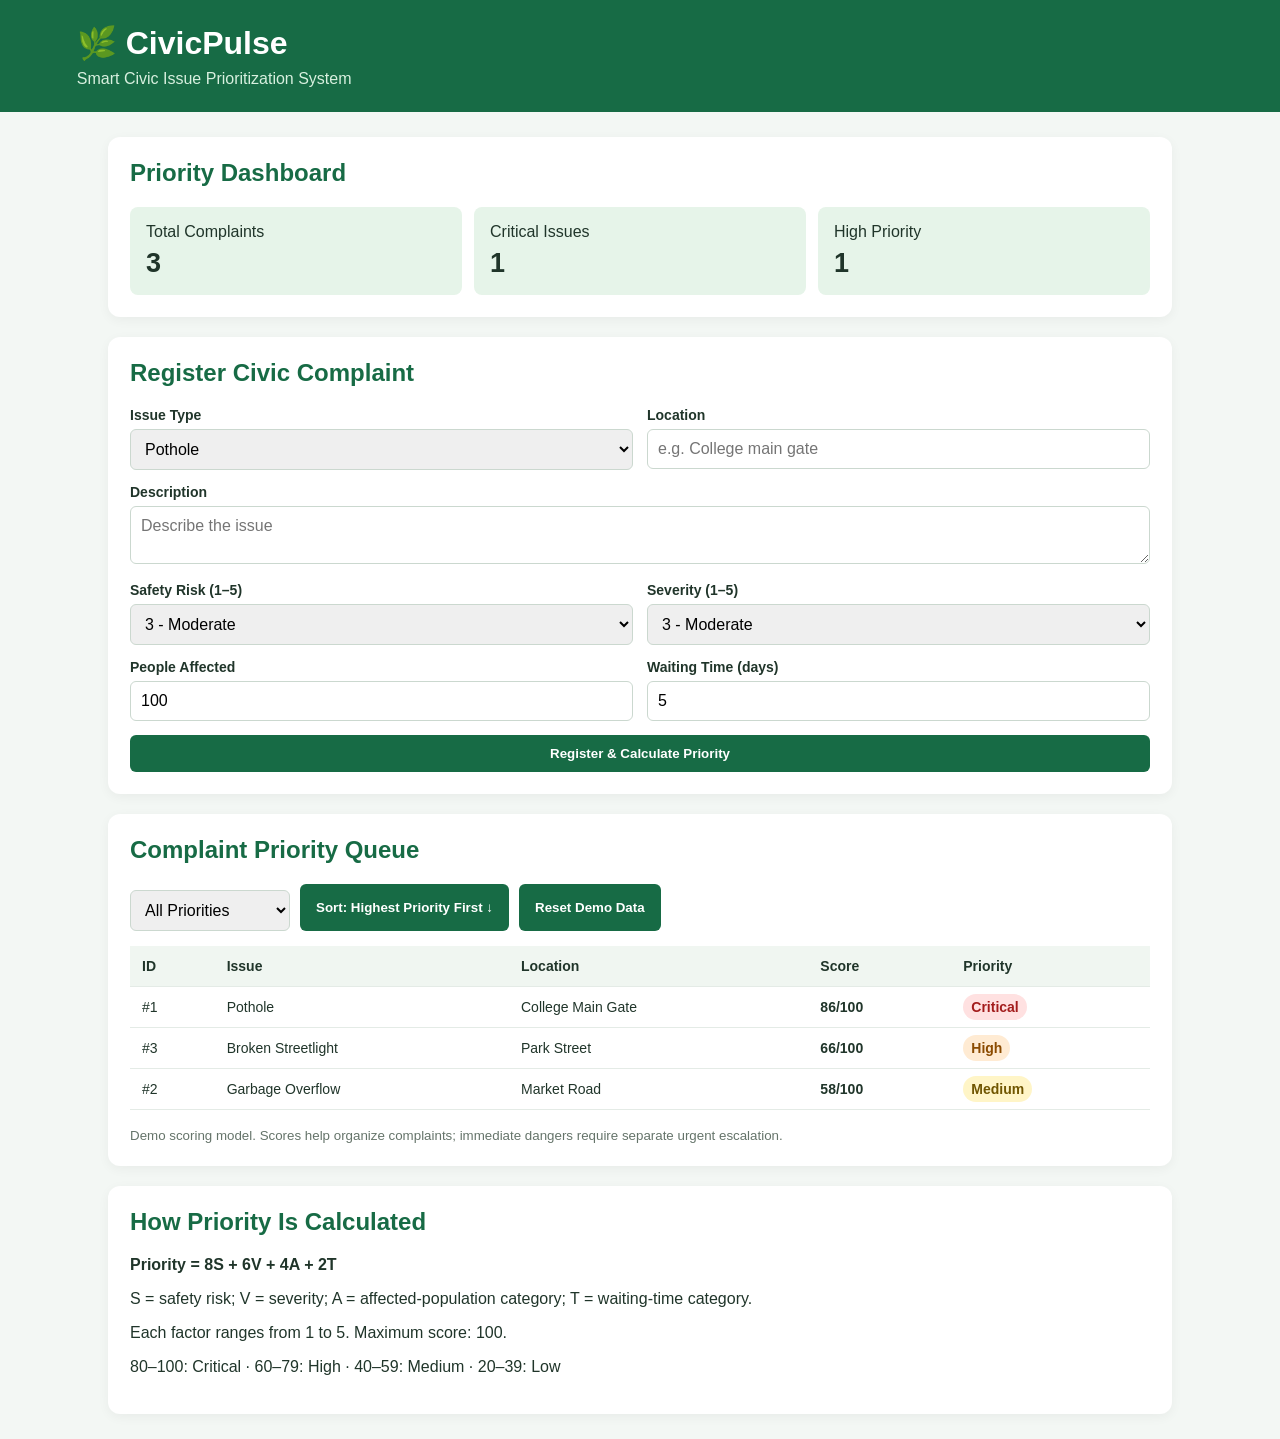
<file: backened/priority-module.html>
<!DOCTYPE html>
<html lang="en">
<head>
<meta charset="UTF-8">
<meta name="viewport" content="width=device-width, initial-scale=1.0">
<title>CivicPulse | Priority Management</title>
<style>
*{box-sizing:border-box}
body{margin:0;font-family:Arial,sans-serif;background:#f3f7f4;color:#20352a}
header{background:#176b45;color:white;padding:24px 6%}
header h1{margin:0 0 8px}
header p{margin:0;color:#d8f0df}
main{max-width:1100px;margin:25px auto;padding:0 18px}
.panel{background:white;padding:22px;border-radius:12px;margin-bottom:20px;box-shadow:0 3px 12px #0000000c}
h2{margin-top:0;color:#176b45}
form,.fields{display:grid;grid-template-columns:repeat(2,minmax(0,1fr));gap:14px}
label{font-size:14px;font-weight:bold;display:block}
input,select,textarea{width:100%;padding:10px;margin-top:6px;border:1px solid #cbd8cf;border-radius:6px;font:inherit}
textarea{resize:vertical}
button{background:#176b45;color:white;border:0;padding:11px 16px;border-radius:6px;cursor:pointer;font-weight:bold}
button:hover{background:#105536}
.full{grid-column:1/-1}
.stats{display:grid;grid-template-columns:repeat(3,1fr);gap:12px}
.stat{background:#e6f4e9;padding:16px;border-radius:8px}
.stat strong{font-size:27px;display:block;margin-top:7px}
.table-wrap{overflow-x:auto}
table{border-collapse:collapse;width:100%;min-width:700px}
th,td{text-align:left;padding:12px;border-bottom:1px solid #e4ebe6;font-size:14px}
th{background:#f0f6f1}
.pill{font-weight:bold;padding:5px 8px;border-radius:20px;background:#e5eee7}
.Critical{background:#ffe1e1;color:#a31c1c}
.High{background:#ffebd3;color:#8b4b00}
.Medium{background:#fff5c7;color:#705600}
.Low{background:#dff4e4;color:#176b45}
.tools{display:flex;gap:10px;flex-wrap:wrap;margin-bottom:15px}
.tools select{width:auto;min-width:160px}
small{color:#65746a}
@media(max-width:600px){form,.fields{grid-template-columns:1fr}.stats{grid-template-columns:1fr}.full{grid-column:auto}}
</style>
</head>
<body>
<header>
  <h1>🌿 CivicPulse</h1>
  <p>Smart Civic Issue Prioritization System</p>
</header>

<main>
<section class="panel">
  <h2>Priority Dashboard</h2>
  <div class="stats">
    <div class="stat">Total Complaints<strong id="total">0</strong></div>
    <div class="stat">Critical Issues<strong id="critical">0</strong></div>
    <div class="stat">High Priority<strong id="high">0</strong></div>
  </div>
</section>

<section class="panel">
  <h2>Register Civic Complaint</h2>
  <form id="complaintForm">
    <div>
      <label>Issue Type</label>
      <select id="type" required>
        <option>Pothole</option>
        <option>Garbage Overflow</option>
        <option>Broken Streetlight</option>
        <option>Water Leakage</option>
        <option>Damaged Footpath</option>
      </select>
    </div>
    <div>
      <label>Location</label>
      <input id="location" placeholder="e.g. College main gate" required>
    </div>
    <div class="full">
      <label>Description</label>
      <textarea id="description" placeholder="Describe the issue" required></textarea>
    </div>
    <div>
      <label>Safety Risk (1–5)</label>
      <select id="safety">
        <option value="1">1 - Very low</option>
        <option value="2">2 - Low</option>
        <option value="3" selected>3 - Moderate</option>
        <option value="4">4 - Serious</option>
        <option value="5">5 - Severe</option>
      </select>
    </div>
    <div>
      <label>Severity (1–5)</label>
      <select id="severity">
        <option value="1">1 - Very minor</option>
        <option value="2">2 - Minor</option>
        <option value="3" selected>3 - Moderate</option>
        <option value="4">4 - Major</option>
        <option value="5">5 - Critical</option>
      </select>
    </div>
    <div>
      <label>People Affected</label>
      <input id="people" type="number" min="0" value="100" required>
    </div>
    <div>
      <label>Waiting Time (days)</label>
      <input id="days" type="number" min="0" value="5" required>
    </div>
    <button class="full" type="submit">Register & Calculate Priority</button>
  </form>
</section>

<section class="panel">
  <h2>Complaint Priority Queue</h2>
  <div class="tools">
    <select id="filter">
      <option value="All">All Priorities</option>
      <option>Critical</option>
      <option>High</option>
      <option>Medium</option>
      <option>Low</option>
    </select>
    <button id="sort">Sort: Highest Priority First ↓</button>
    <button id="reset" type="button">Reset Demo Data</button>
  </div>
  <div class="table-wrap">
    <table>
      <thead><tr>
        <th>ID</th><th>Issue</th><th>Location</th>
        <th>Score</th><th>Priority</th>
      </tr></thead>
      <tbody id="rows"></tbody>
    </table>
  </div>
  <p id="message" aria-live="polite"></p>
  <small>Demo scoring model. Scores help organize complaints; immediate dangers require separate urgent escalation.</small>
</section>

<section class="panel">
  <h2>How Priority Is Calculated</h2>
  <p><strong>Priority = 8S + 6V + 4A + 2T</strong></p>
  <p>S = safety risk; V = severity; A = affected-population category; T = waiting-time category.</p>
  <p>Each factor ranges from 1 to 5. Maximum score: 100.</p>
  <p>80–100: Critical · 60–79: High · 40–59: Medium · 20–39: Low</p>
</section>
</main>

<script>
const KEY = "civicpulse-priority-demo";
const samples = [
 {id:1,type:"Pothole",location:"College Main Gate",description:"Large road pothole",safety:5,severity:4,people:100,days:5},
 {id:2,type:"Garbage Overflow",location:"Market Road",description:"Waste overflowing",safety:2,severity:3,people:60,days:10},
 {id:3,type:"Broken Streetlight",location:"Park Street",description:"Streetlight not working",safety:4,severity:3,people:30,days:2}
];
let issues;
try {
 issues = JSON.parse(localStorage.getItem(KEY)) || samples;
 if (!Array.isArray(issues)) issues = samples;
} catch { issues = samples; }
let descending = true;

function category(n, limits) {
 return limits.findIndex(limit => n <= limit) + 1 || limits.length + 1;
}
function score(c) {
 const A = c.people <= 5 ? 1 : c.people <= 20 ? 2 :
           c.people <= 50 ? 3 : c.people <= 200 ? 4 : 5;
 const T = c.days < 1 ? 1 : c.days <= 3 ? 2 :
           c.days <= 7 ? 3 : c.days <= 14 ? 4 : 5;
 return 8*c.safety + 6*c.severity + 4*A + 2*T;
}
function priority(n) {
 return n >= 80 ? "Critical" : n >= 60 ? "High" :
        n >= 40 ? "Medium" : "Low";
}
function save() {
 try { localStorage.setItem(KEY, JSON.stringify(issues)); }
 catch { document.getElementById("message").textContent =
   "Storage unavailable. Data may not persist after refresh."; }
}
function render() {
 document.getElementById("total").textContent = issues.length;
 document.getElementById("critical").textContent =
   issues.filter(c => priority(score(c)) === "Critical").length;
 document.getElementById("high").textContent =
   issues.filter(c => priority(score(c)) === "High").length;

 const selected = document.getElementById("filter").value;
 const visible = issues.filter(c => selected === "All" || priority(score(c)) === selected)
   .sort((a,b) => descending ? score(b)-score(a) : score(a)-score(b));

 document.getElementById("rows").innerHTML = visible.map(c => {
   const p = priority(score(c));
   return `<tr>
     <td>#${c.id}</td>
     <td>${escapeHTML(c.type)}</td>
     <td>${escapeHTML(c.location)}</td>
     <td><strong>${score(c)}/100</strong></td>
     <td><span class="pill ${p}">${p}</span></td>
   </tr>`;
 }).join("");
}
function escapeHTML(value) {
 return String(value).replace(/[&<>"']/g, ch => ({
  "&":"&amp;","<":"&lt;",">":"&gt;",'"':"&quot;","'":"&#39;"
 }[ch]));
}
document.getElementById("complaintForm").addEventListener("submit", e => {
 e.preventDefault();
 const c = {
   id: issues.reduce((m,x) => Math.max(m,x.id),0)+1,
   type:document.getElementById("type").value,
   location:document.getElementById("location").value.trim(),
   description:document.getElementById("description").value.trim(),
   safety:Number(document.getElementById("safety").value),
   severity:Number(document.getElementById("severity").value),
   people:Number(document.getElementById("people").value),
   days:Number(document.getElementById("days").value)
 };
 if (!c.location || !c.description || c.people < 0 || c.days < 0) {
   document.getElementById("message").textContent = "Please enter valid details.";
   return;
 }
 issues.push(c);
 save();
 render();
 document.getElementById("message").textContent =
   `Complaint #${c.id} registered. Score: ${score(c)}/100 — ${priority(score(c))}.`;
 e.target.reset();
});
document.getElementById("filter").addEventListener("change",render);
document.getElementById("sort").addEventListener("click", () => {
 descending = !descending;
 document.getElementById("sort").textContent =
   descending ? "Sort: Highest Priority First ↓" : "Sort: Lowest Priority First ↑";
 render();
});
document.getElementById("reset").addEventListener("click", () => {
 issues = samples.map(c => ({...c}));
 save(); render();
 document.getElementById("message").textContent = "Demo data restored.";
});
render();
</script>
</body>
</html>
</file>
